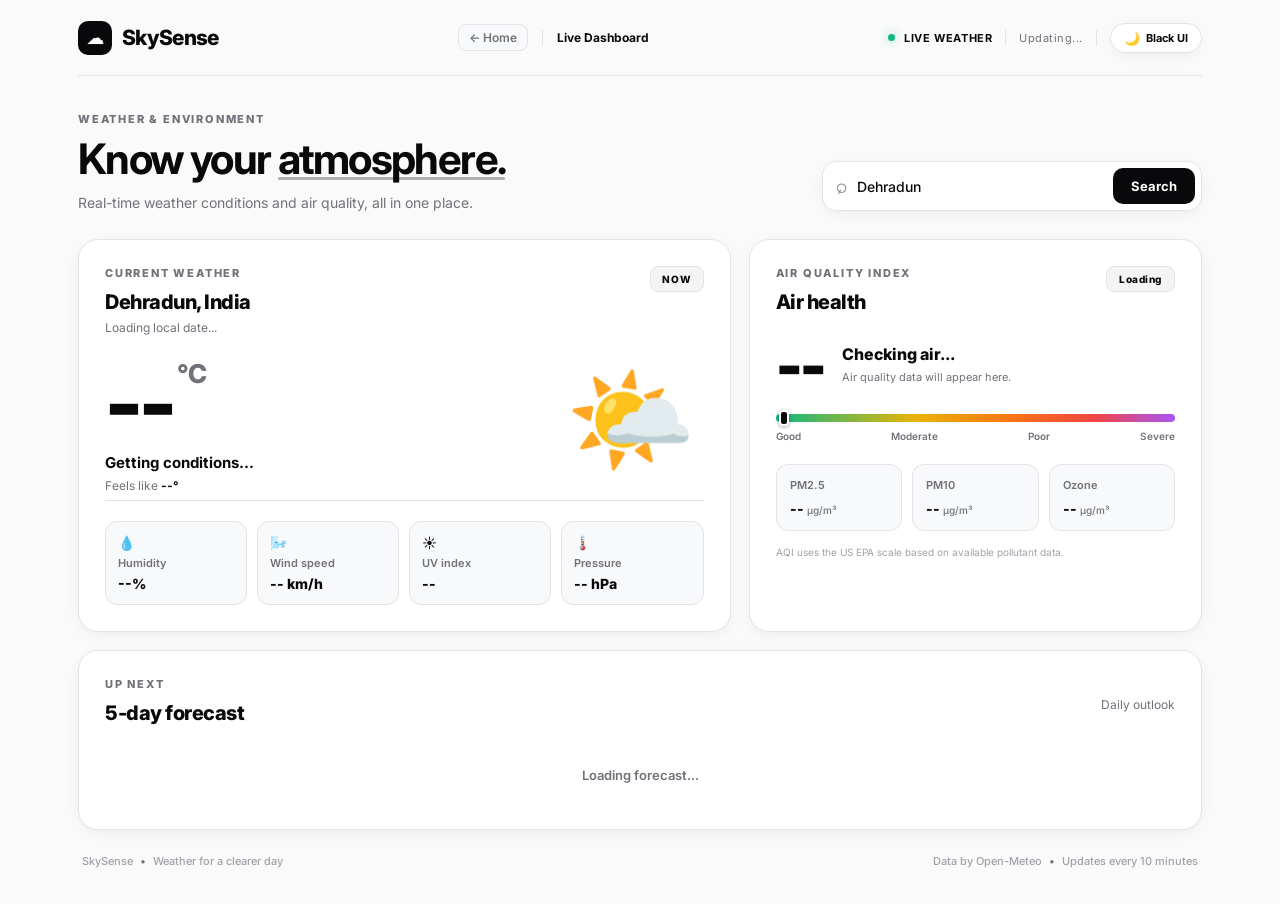
<file: index.html>
<!DOCTYPE html>
<html lang="en">

<head>
  <meta charset="UTF-8" />
  <meta name="viewport" content="width=device-width, initial-scale=1.0" />
  <meta name="theme-color" content="#0b1220" />
  <title>SkySense — Weather & Air Quality</title>
  <link rel="preconnect" href="https://fonts.googleapis.com">
  <link rel="preconnect" href="https://fonts.gstatic.com" crossorigin>
  <link href="https://fonts.googleapis.com/css2?family=Inter:wght@400;500;600;700;800&display=swap" rel="stylesheet">
  <link rel="stylesheet" href="style.css" />
</head>

<body>
  <div class="app-shell">
    <header class="topbar">
      <a class="brand" href="landing.html" aria-label="SkySense home">
        <span class="brand-mark">☁</span>
        <span>Sky<span class="brand-accent">Sense</span></span>
      </a>
      <nav class="topbar-nav">
        <a href="landing.html" class="topbar-nav-link">← Home</a>
        <span class="top-divider"></span>
        <span class="topbar-nav-label">Live Dashboard</span>
      </nav>
      <div class="topbar-right">
        <span class="live-dot"></span>
        <span class="live-label">LIVE WEATHER</span>
        <span class="top-divider"></span>
        <span id="updatedAt" class="updated-at">Waiting for data</span>
        <span class="top-divider"></span>
        <button id="themeToggle" class="theme-toggle" aria-label="Toggle theme" title="Toggle White / Black theme">
          <span class="theme-toggle-icon">◑</span>
          <span class="theme-toggle-text">Black</span>
        </button>
      </div>
    </header>

    <main>
      <section class="intro-row">
        <div>
          <p class="eyebrow">WEATHER & ENVIRONMENT</p>
          <h1>Know your <span>atmosphere.</span></h1>
          <p class="intro-copy">Real-time weather conditions and air quality, all in one place.</p>
        </div>
        <form id="searchForm" class="search-box">
          <span class="search-icon">⌕</span>
          <input id="cityInput" type="search" placeholder="Search a city..." value="Dehradun" aria-label="Search city"
            autocomplete="off" />
          <button type="submit">Search</button>
        </form>
      </section>

      <div id="statusMessage" class="status-message" role="status" aria-live="polite"></div>

      <section class="dashboard-grid">
        <article class="card current-card">
          <div class="card-heading">
            <div>
              <p class="eyebrow">CURRENT WEATHER</p>
              <h2 id="cityName">Dehradun, India</h2>
              <p id="localDate" class="muted">Loading local date...</p>
            </div>
            <span class="weather-badge" id="weatherBadge">NOW</span>
          </div>

          <div class="current-main">
            <div>
              <div class="temperature"><span id="temperature">--</span><sup>°C</sup></div>
              <p id="weatherDescription" class="weather-description">Getting conditions...</p>
              <p class="feels-like">Feels like <strong id="feelsLike">--°</strong></p>
            </div>
            <div id="weatherIcon" class="weather-art" aria-hidden="true">🌤️</div>
          </div>

          <div class="weather-stats">
            <div class="stat">
              <span class="stat-icon">💧</span>
              <span class="stat-label">Humidity</span>
              <strong id="humidity">--%</strong>
            </div>
            <div class="stat">
              <span class="stat-icon">🌬️</span>
              <span class="stat-label">Wind speed</span>
              <strong id="windSpeed">-- km/h</strong>
            </div>
            <div class="stat">
              <span class="stat-icon">☀️</span>
              <span class="stat-label">UV index</span>
              <strong id="uvIndex">--</strong>
            </div>
            <div class="stat">
              <span class="stat-icon">🌡️</span>
              <span class="stat-label">Pressure</span>
              <strong id="pressure">-- hPa</strong>
            </div>
          </div>
        </article>

        <article class="card air-card">
          <div class="card-heading">
            <div>
              <p class="eyebrow">AIR QUALITY INDEX</p>
              <h2>Air health</h2>
            </div>
            <span class="aqi-pill" id="aqiPill">Loading</span>
          </div>

          <div class="aqi-main">
            <div class="aqi-number" id="aqiValue">--</div>
            <div class="aqi-label">
              <strong id="aqiCategory">Checking air...</strong>
              <span id="aqiAdvice">Air quality data will appear here.</span>
            </div>
          </div>

          <div class="aqi-meter" aria-label="Air quality scale">
            <div class="aqi-meter-fill" id="aqiMeterFill"></div>
          </div>
          <div class="meter-labels"><span>Good</span><span>Moderate</span><span>Poor</span><span>Severe</span></div>

          <div class="pollutants">
            <div class="pollutant">
              <span>PM2.5</span>
              <strong id="pm25">-- <small>µg/m³</small></strong>
            </div>
            <div class="pollutant">
              <span>PM10</span>
              <strong id="pm10">-- <small>µg/m³</small></strong>
            </div>
            <div class="pollutant">
              <span>Ozone</span>
              <strong id="ozone">-- <small>µg/m³</small></strong>
            </div>
          </div>
          <p class="small-note">AQI uses the US EPA scale based on available pollutant data.</p>
        </article>
      </section>

      <section class="card forecast-card">
        <div class="section-heading">
          <div>
            <p class="eyebrow">UP NEXT</p>
            <h2>5-day forecast</h2>
          </div>
          <span class="section-caption">Daily outlook</span>
        </div>
        <div id="forecast" class="forecast-list">
          <div class="forecast-loading">Loading forecast...</div>
        </div>
      </section>

      <footer class="footer">
        <span>SkySense <span class="footer-dot">•</span> Weather for a clearer day</span>
        <span>Data by Open-Meteo <span class="footer-dot">•</span> Updates every 10 minutes</span>
      </footer>
    </main>
  </div>
  <script src="script.js"></script>
</body>

</html>
</file>
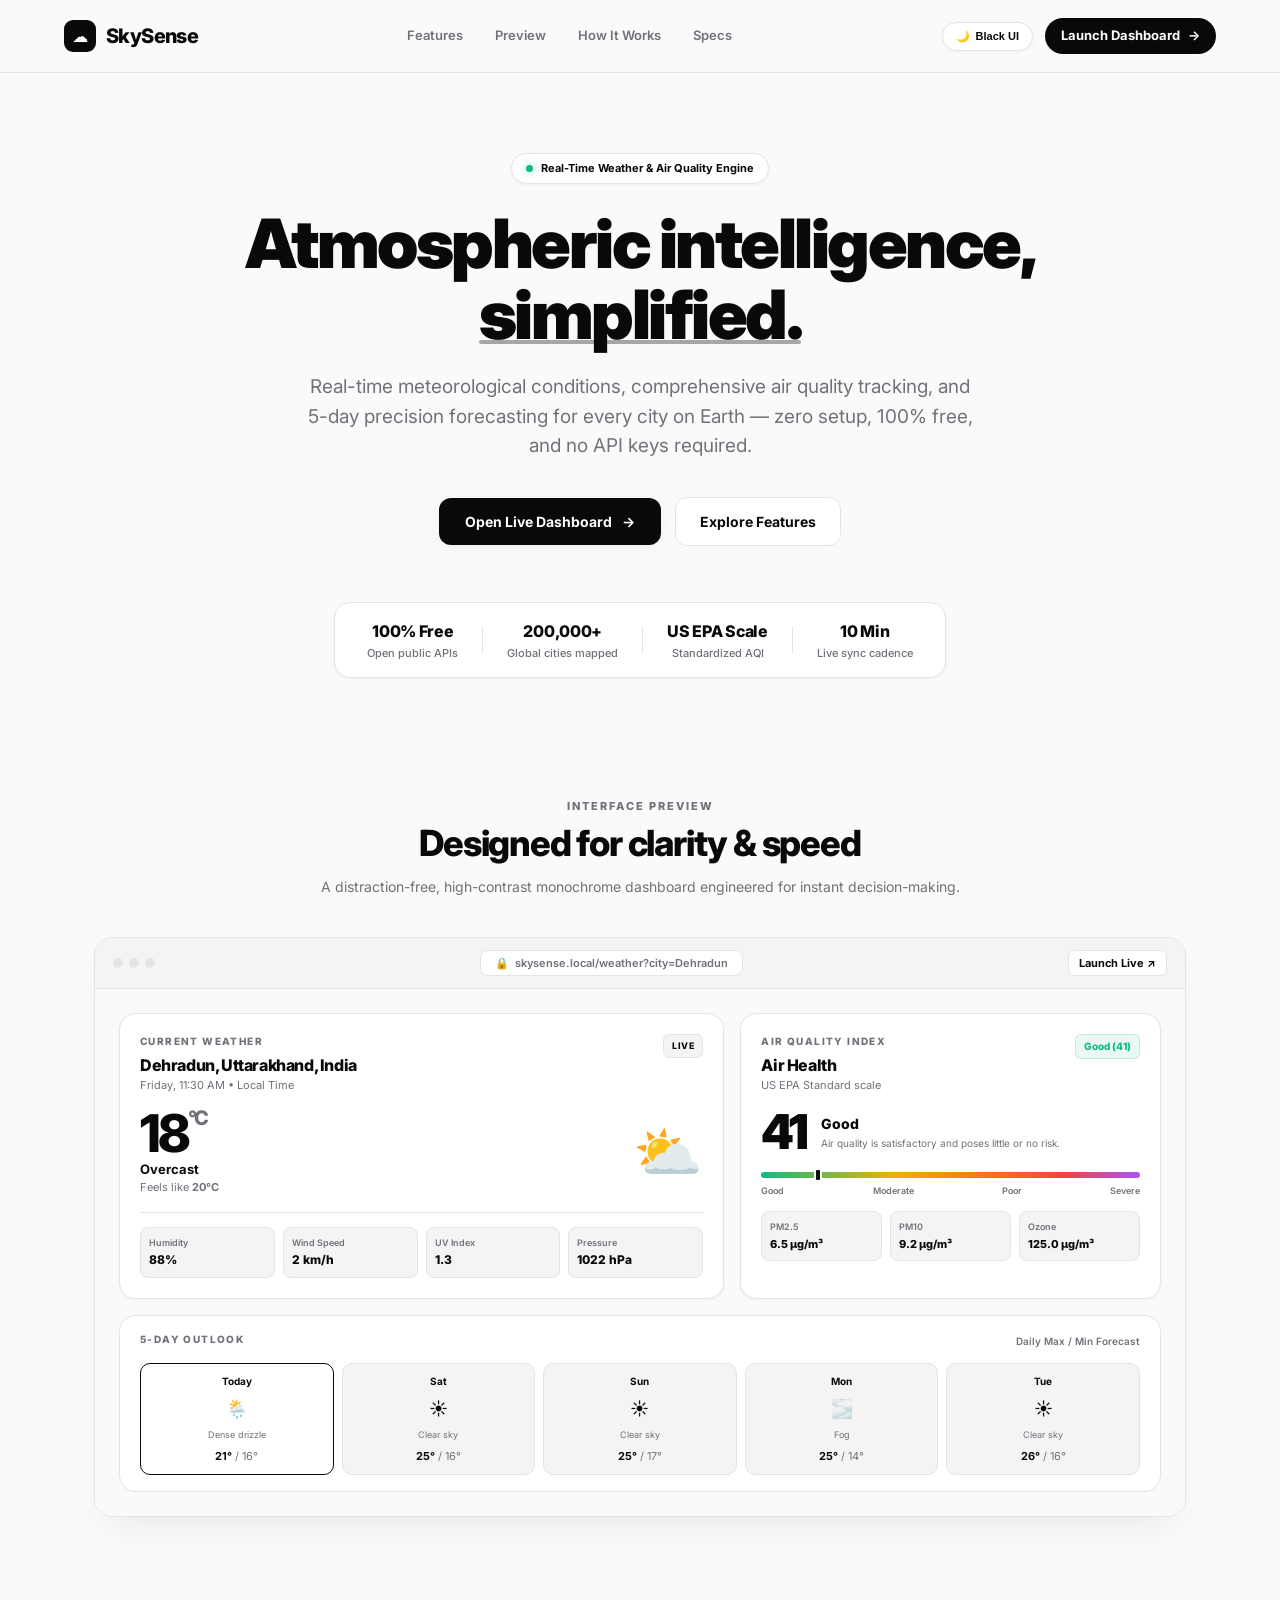
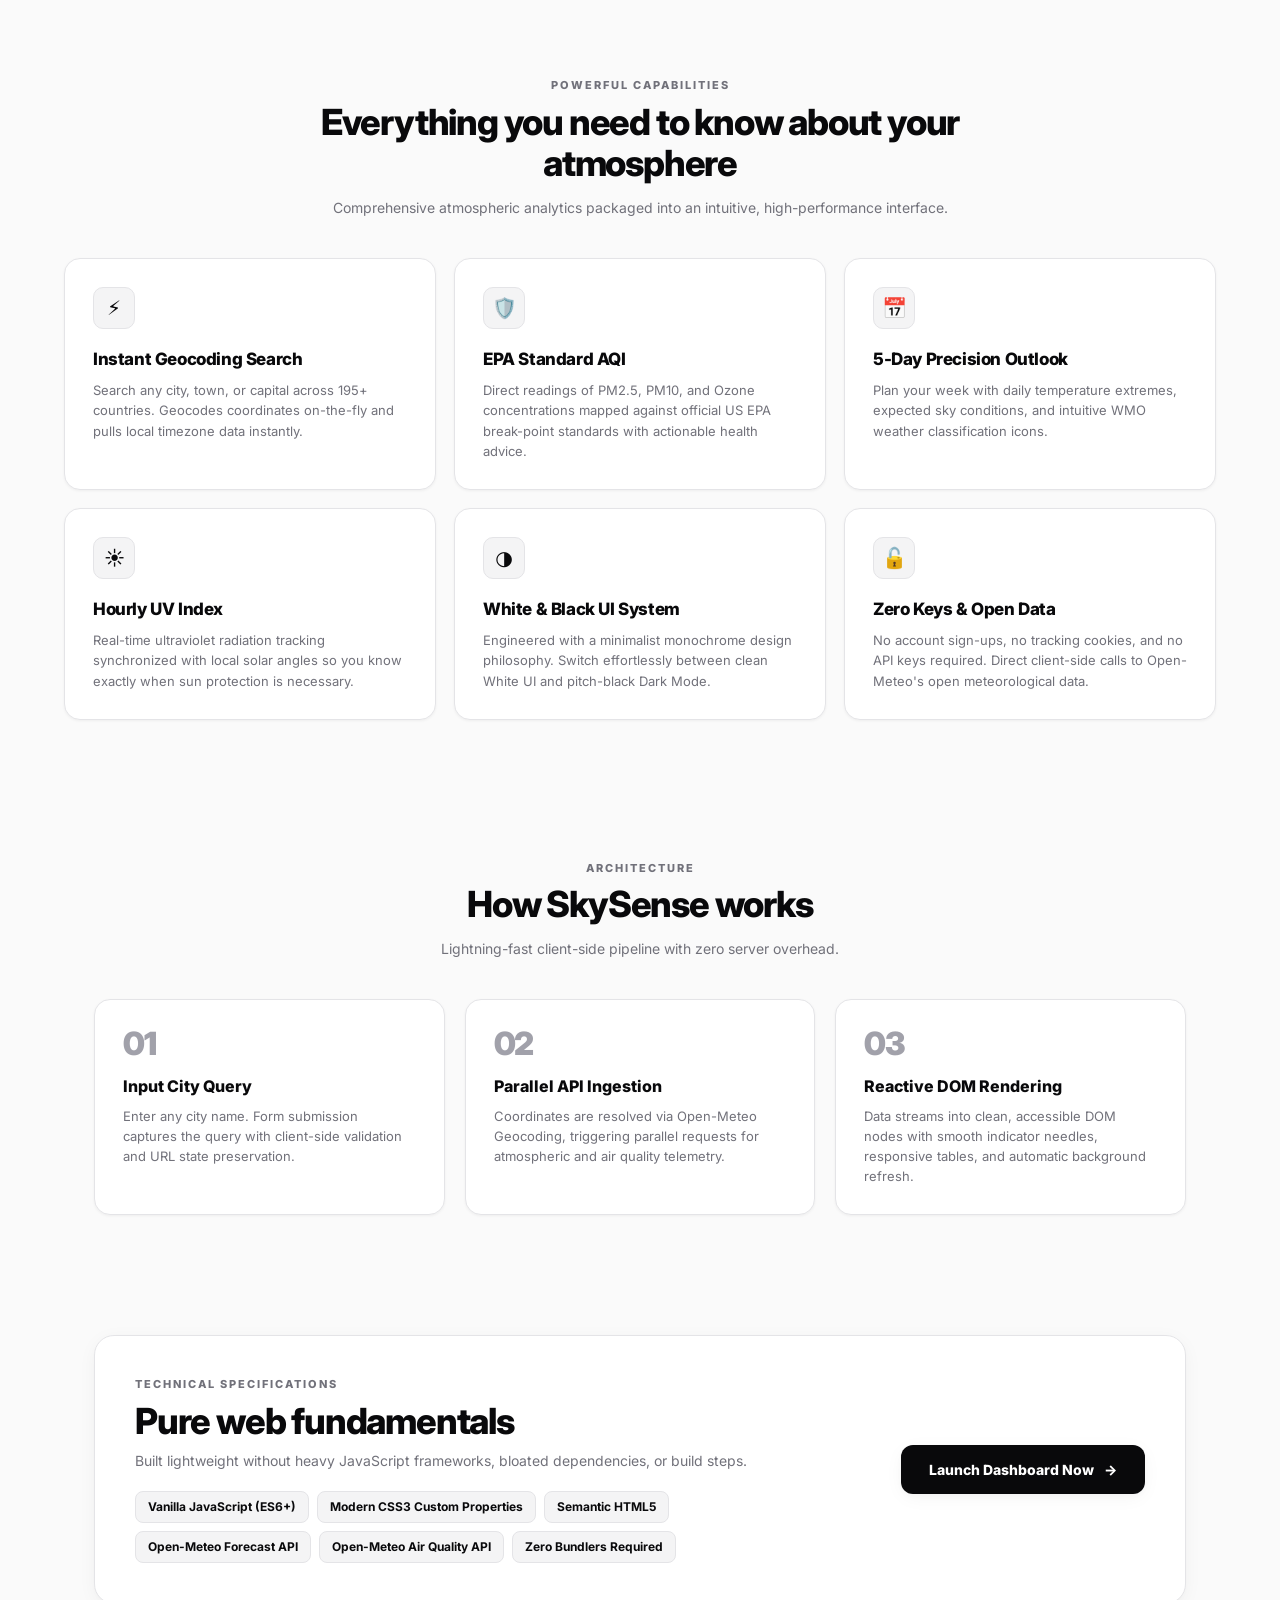
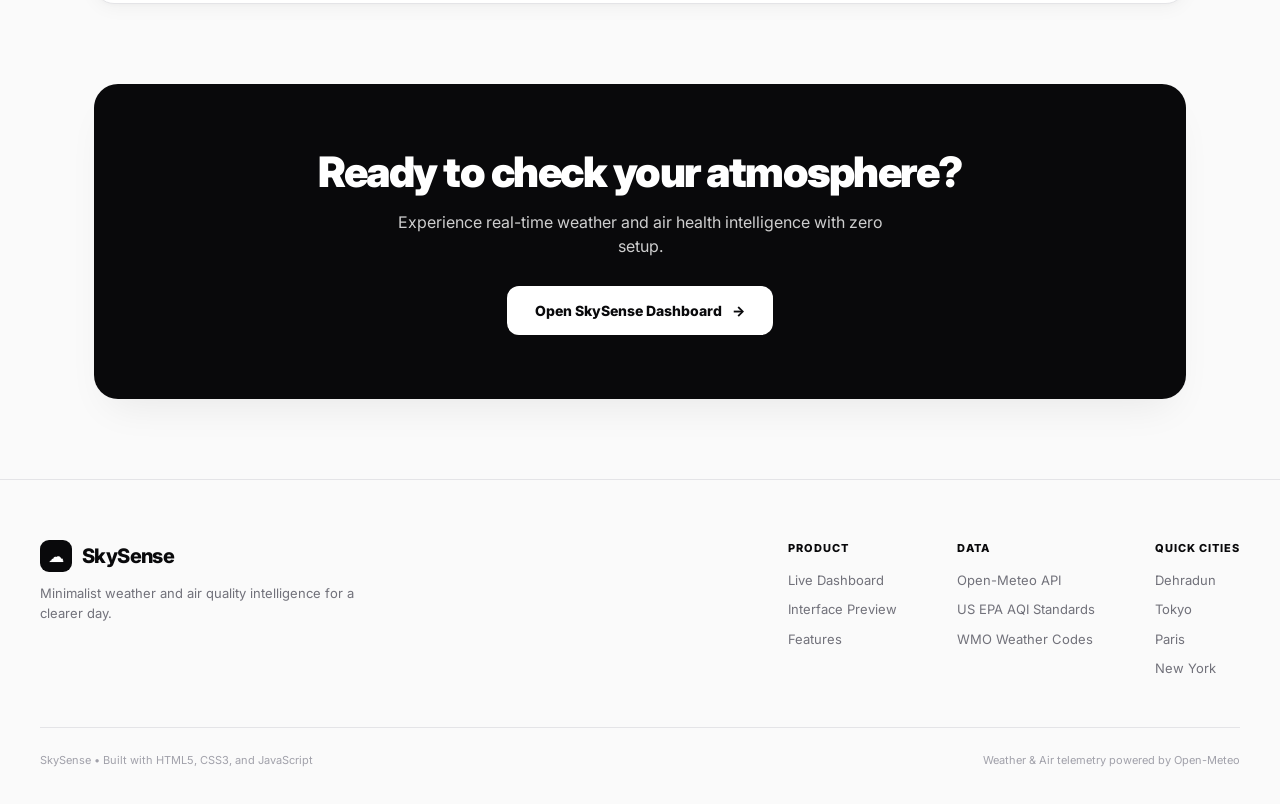
<file: landing.html>
<!DOCTYPE html>
<html lang="en">

<head>
  <meta charset="UTF-8" />
  <meta name="viewport" content="width=device-width, initial-scale=1.0" />
  <meta name="theme-color" content="#09090b" />
  <title>SkySense — Atmospheric Intelligence, Simplified</title>
  <link rel="preconnect" href="https://fonts.googleapis.com">
  <link rel="preconnect" href="https://fonts.gstatic.com" crossorigin>
  <link href="https://fonts.googleapis.com/css2?family=Inter:wght@400;500;600;700;800;900&display=swap"
    rel="stylesheet">
  <link rel="stylesheet" href="landing.css" />
</head>

<body>
  <!-- HEADER & NAVIGATION -->
  <header class="navbar">
    <div class="nav-container">
      <a href="landing.html" class="brand" aria-label="SkySense home">
        <span class="brand-mark">☁</span>
        <span class="brand-name">Sky<span class="brand-accent">Sense</span></span>
      </a>

      <nav class="nav-links">
        <a href="#features">Features</a>
        <a href="#preview">Preview</a>
        <a href="#how-it-works">How It Works</a>
        <a href="#specs">Specs</a>
      </nav>

      <div class="nav-actions">
        <button id="themeToggle" class="theme-toggle" aria-label="Toggle theme" title="Toggle White / Black theme">
          <span class="theme-toggle-icon">◑</span>
          <span class="theme-toggle-text">Black UI</span>
        </button>
        <a href="index.html" class="btn-primary">
          <span>Launch Dashboard</span>
          <span class="btn-arrow">→</span>
        </a>
      </div>
    </div>
  </header>

  <main>
    <!-- HERO SECTION -->
    <section class="hero-section">
      <div class="hero-badge">
        <span class="badge-dot"></span>
        <span>Real-Time Weather & Air Quality Engine</span>
      </div>

      <h1 class="hero-title">
        Atmospheric intelligence,<br />
        <span class="hero-title-gradient">simplified.</span>
      </h1>

      <p class="hero-subtitle">
        Real-time meteorological conditions, comprehensive air quality tracking, and 5-day precision forecasting for
        every city on Earth — zero setup, 100% free, and no API keys required.
      </p>

      <div class="hero-cta-group">
        <a href="index.html" class="btn-hero-primary">
          <span>Open Live Dashboard</span>
          <span class="btn-arrow">→</span>
        </a>
        <a href="#preview" class="btn-hero-secondary">
          <span>Explore Features</span>
        </a>
      </div>

      <!-- TRUST / STATS ROW -->
      <div class="hero-stats">
        <div class="hero-stat-item">
          <strong>100% Free</strong>
          <span>Open public APIs</span>
        </div>
        <div class="stat-separator"></div>
        <div class="hero-stat-item">
          <strong>200,000+</strong>
          <span>Global cities mapped</span>
        </div>
        <div class="stat-separator"></div>
        <div class="hero-stat-item">
          <strong>US EPA Scale</strong>
          <span>Standardized AQI</span>
        </div>
        <div class="stat-separator"></div>
        <div class="hero-stat-item">
          <strong>10 Min</strong>
          <span>Live sync cadence</span>
        </div>
      </div>
    </section>

    <!-- LIVE PRODUCT PREVIEW SECTION -->
    <section id="preview" class="preview-section">
      <div class="section-header">
        <p class="section-eyebrow">INTERFACE PREVIEW</p>
        <h2 class="section-title">Designed for clarity & speed</h2>
        <p class="section-desc">A distraction-free, high-contrast monochrome dashboard engineered for instant
          decision-making.</p>
      </div>

      <div class="mockup-window">
        <div class="mockup-titlebar">
          <div class="mockup-dots">
            <span></span><span></span><span></span>
          </div>
          <div class="mockup-url">
            <span class="lock-icon">🔒</span>
            <span>skysense.local/weather?city=Dehradun</span>
          </div>
          <a href="index.html" class="mockup-launch-btn" title="Open live app">Launch Live ↗</a>
        </div>

        <div class="mockup-content">
          <div class="preview-grid">
            <!-- Current Weather Card -->
            <div class="preview-card current-preview">
              <div class="card-head">
                <div>
                  <span class="preview-tag">CURRENT WEATHER</span>
                  <h3>Dehradun, Uttarakhand, India</h3>
                  <p class="preview-time">Friday, 11:30 AM • Local Time</p>
                </div>
                <span class="preview-badge">LIVE</span>
              </div>

              <div class="preview-temp-row">
                <div>
                  <div class="preview-temp">18<sup>°C</sup></div>
                  <p class="preview-condition">Overcast</p>
                  <p class="preview-feels">Feels like <strong>20°C</strong></p>
                </div>
                <div class="preview-art">⛅</div>
              </div>

              <div class="preview-metrics">
                <div class="metric-box">
                  <span>Humidity</span>
                  <strong>88%</strong>
                </div>
                <div class="metric-box">
                  <span>Wind Speed</span>
                  <strong>2 km/h</strong>
                </div>
                <div class="metric-box">
                  <span>UV Index</span>
                  <strong>1.3</strong>
                </div>
                <div class="metric-box">
                  <span>Pressure</span>
                  <strong>1022 hPa</strong>
                </div>
              </div>
            </div>

            <!-- Air Quality Card -->
            <div class="preview-card aqi-preview">
              <div class="card-head">
                <div>
                  <span class="preview-tag">AIR QUALITY INDEX</span>
                  <h3>Air Health</h3>
                  <p class="preview-time">US EPA Standard scale</p>
                </div>
                <span class="aqi-badge">Good (41)</span>
              </div>

              <div class="aqi-display">
                <div class="aqi-val">41</div>
                <div class="aqi-info">
                  <strong>Good</strong>
                  <span>Air quality is satisfactory and poses little or no risk.</span>
                </div>
              </div>

              <div class="aqi-bar-preview">
                <div class="aqi-bar-fill"></div>
              </div>
              <div class="aqi-bar-labels">
                <span>Good</span><span>Moderate</span><span>Poor</span><span>Severe</span>
              </div>

              <div class="pollutant-preview-row">
                <div class="pollutant-pill">
                  <span>PM2.5</span>
                  <strong>6.5 µg/m³</strong>
                </div>
                <div class="pollutant-pill">
                  <span>PM10</span>
                  <strong>9.2 µg/m³</strong>
                </div>
                <div class="pollutant-pill">
                  <span>Ozone</span>
                  <strong>125.0 µg/m³</strong>
                </div>
              </div>
            </div>
          </div>

          <!-- Forecast Strip -->
          <div class="preview-forecast-strip">
            <div class="forecast-strip-head">
              <span class="preview-tag">5-DAY OUTLOOK</span>
              <span class="forecast-caption">Daily Max / Min Forecast</span>
            </div>
            <div class="forecast-tiles">
              <div class="forecast-tile active">
                <span class="f-day">Today</span>
                <span class="f-icon">🌦️</span>
                <span class="f-desc">Dense drizzle</span>
                <span class="f-temps"><strong>21°</strong> / 16°</span>
              </div>
              <div class="forecast-tile">
                <span class="f-day">Sat</span>
                <span class="f-icon">☀️</span>
                <span class="f-desc">Clear sky</span>
                <span class="f-temps"><strong>25°</strong> / 16°</span>
              </div>
              <div class="forecast-tile">
                <span class="f-day">Sun</span>
                <span class="f-icon">☀️</span>
                <span class="f-desc">Clear sky</span>
                <span class="f-temps"><strong>25°</strong> / 17°</span>
              </div>
              <div class="forecast-tile">
                <span class="f-day">Mon</span>
                <span class="f-icon">🌫️</span>
                <span class="f-desc">Fog</span>
                <span class="f-temps"><strong>25°</strong> / 14°</span>
              </div>
              <div class="forecast-tile">
                <span class="f-day">Tue</span>
                <span class="f-icon">☀️</span>
                <span class="f-desc">Clear sky</span>
                <span class="f-temps"><strong>26°</strong> / 16°</span>
              </div>
            </div>
          </div>
        </div>
      </div>
    </section>

    <!-- CORE FEATURES BENTO GRID -->
    <section id="features" class="features-section">
      <div class="section-header">
        <p class="section-eyebrow">POWERFUL CAPABILITIES</p>
        <h2 class="section-title">Everything you need to know about your atmosphere</h2>
        <p class="section-desc">Comprehensive atmospheric analytics packaged into an intuitive, high-performance
          interface.</p>
      </div>

      <div class="features-grid">
        <div class="feature-card">
          <div class="feature-icon">⚡</div>
          <h3>Instant Geocoding Search</h3>
          <p>Search any city, town, or capital across 195+ countries. Geocodes coordinates on-the-fly and pulls local
            timezone data instantly.</p>
        </div>

        <div class="feature-card">
          <div class="feature-icon">🛡️</div>
          <h3>EPA Standard AQI</h3>
          <p>Direct readings of PM2.5, PM10, and Ozone concentrations mapped against official US EPA break-point
            standards with actionable health advice.</p>
        </div>

        <div class="feature-card">
          <div class="feature-icon">📅</div>
          <h3>5-Day Precision Outlook</h3>
          <p>Plan your week with daily temperature extremes, expected sky conditions, and intuitive WMO weather
            classification icons.</p>
        </div>

        <div class="feature-card">
          <div class="feature-icon">☀️</div>
          <h3>Hourly UV Index</h3>
          <p>Real-time ultraviolet radiation tracking synchronized with local solar angles so you know exactly when sun
            protection is necessary.</p>
        </div>

        <div class="feature-card">
          <div class="feature-icon">◑</div>
          <h3>White & Black UI System</h3>
          <p>Engineered with a minimalist monochrome design philosophy. Switch effortlessly between clean White UI and
            pitch-black Dark Mode.</p>
        </div>

        <div class="feature-card">
          <div class="feature-icon">🔓</div>
          <h3>Zero Keys & Open Data</h3>
          <p>No account sign-ups, no tracking cookies, and no API keys required. Direct client-side calls to
            Open-Meteo's open meteorological data.</p>
        </div>
      </div>
    </section>

    <!-- HOW IT WORKS -->
    <section id="how-it-works" class="how-section">
      <div class="section-header">
        <p class="section-eyebrow">ARCHITECTURE</p>
        <h2 class="section-title">How SkySense works</h2>
        <p class="section-desc">Lightning-fast client-side pipeline with zero server overhead.</p>
      </div>

      <div class="steps-grid">
        <div class="step-card">
          <div class="step-num">01</div>
          <h4>Input City Query</h4>
          <p>Enter any city name. Form submission captures the query with client-side validation and URL state
            preservation.</p>
        </div>

        <div class="step-card">
          <div class="step-num">02</div>
          <h4>Parallel API Ingestion</h4>
          <p>Coordinates are resolved via Open-Meteo Geocoding, triggering parallel requests for atmospheric and air
            quality telemetry.</p>
        </div>

        <div class="step-card">
          <div class="step-num">03</div>
          <h4>Reactive DOM Rendering</h4>
          <p>Data streams into clean, accessible DOM nodes with smooth indicator needles, responsive tables, and
            automatic background refresh.</p>
        </div>
      </div>
    </section>

    <!-- SPECS & TECH STACK -->
    <section id="specs" class="specs-section">
      <div class="specs-card">
        <div class="specs-content">
          <p class="section-eyebrow">TECHNICAL SPECIFICATIONS</p>
          <h2 class="section-title">Pure web fundamentals</h2>
          <p class="section-desc">Built lightweight without heavy JavaScript frameworks, bloated dependencies, or build
            steps.</p>

          <div class="specs-tags">
            <span class="spec-tag">Vanilla JavaScript (ES6+)</span>
            <span class="spec-tag">Modern CSS3 Custom Properties</span>
            <span class="spec-tag">Semantic HTML5</span>
            <span class="spec-tag">Open-Meteo Forecast API</span>
            <span class="spec-tag">Open-Meteo Air Quality API</span>
            <span class="spec-tag">Zero Bundlers Required</span>
          </div>
        </div>

        <div class="specs-action">
          <a href="index.html" class="btn-primary-large">
            <span>Launch Dashboard Now</span>
            <span class="btn-arrow">→</span>
          </a>
        </div>
      </div>
    </section>

    <!-- FINAL CALL TO ACTION -->
    <section class="cta-section">
      <div class="cta-box">
        <h2 class="cta-heading">Ready to check your atmosphere?</h2>
        <p class="cta-copy">Experience real-time weather and air health intelligence with zero setup.</p>
        <div class="cta-buttons">
          <a href="index.html" class="btn-cta-main">
            <span>Open SkySense Dashboard</span>
            <span class="btn-arrow">→</span>
          </a>
        </div>
      </div>
    </section>
  </main>

  <!-- FOOTER -->
  <footer class="site-footer">
    <div class="footer-inner">
      <div class="footer-brand">
        <div class="brand">
          <span class="brand-mark">☁</span>
          <span class="brand-name">Sky<span class="brand-accent">Sense</span></span>
        </div>
        <p class="footer-tagline">Minimalist weather and air quality intelligence for a clearer day.</p>
      </div>

      <div class="footer-links-group">
        <div class="footer-col">
          <span class="footer-col-title">Product</span>
          <a href="index.html">Live Dashboard</a>
          <a href="landing.html#preview">Interface Preview</a>
          <a href="landing.html#features">Features</a>
        </div>

        <div class="footer-col">
          <span class="footer-col-title">Data</span>
          <a href="https://open-meteo.com/" target="_blank" rel="noopener">Open-Meteo API</a>
          <a href="https://www.airnow.gov/aqi/aqi-basics/" target="_blank" rel="noopener">US EPA AQI Standards</a>
          <a href="https://wmo.int/" target="_blank" rel="noopener">WMO Weather Codes</a>
        </div>

        <div class="footer-col">
          <span class="footer-col-title">Quick Cities</span>
          <a href="index.html?city=Dehradun">Dehradun</a>
          <a href="index.html?city=Tokyo">Tokyo</a>
          <a href="index.html?city=Paris">Paris</a>
          <a href="index.html?city=New+York">New York</a>
        </div>
      </div>
    </div>

    <div class="footer-bottom">
      <span>SkySense • Built with HTML5, CSS3, and JavaScript</span>
      <span>Weather & Air telemetry powered by Open-Meteo</span>
    </div>
  </footer>

  <!-- SCRIPT -->
  <script>
    // Theme toggle matching dashboard preference
    const themeToggle = document.getElementById("themeToggle");

    function applyTheme(theme) {
      document.documentElement.setAttribute("data-theme", theme);
      localStorage.setItem("skysense_theme", theme);
      if (themeToggle) {
        const isDark = theme === "dark";
        const icon = themeToggle.querySelector(".theme-toggle-icon");
        const label = themeToggle.querySelector(".theme-toggle-text");
        if (icon) icon.textContent = isDark ? "☀️" : "🌙";
        if (label) label.textContent = isDark ? "White UI" : "Black UI";
      }
    }

    const urlParams = new URLSearchParams(window.location.search);
    const themeParam = urlParams.get("theme");
    const savedTheme = themeParam || localStorage.getItem("skysense_theme") || "light";
    applyTheme(savedTheme);

    if (themeToggle) {
      themeToggle.addEventListener("click", () => {
        const current = document.documentElement.getAttribute("data-theme") || "light";
        const next = current === "dark" ? "light" : "dark";
        applyTheme(next);
      });
    }

    // Smooth scroll for nav anchor links
    document.querySelectorAll('a[href^="#"]').forEach(anchor => {
      anchor.addEventListener("click", function (e) {
        const target = document.querySelector(this.getAttribute("href"));
        if (target) {
          e.preventDefault();
          target.scrollIntoView({ behavior: "smooth" });
        }
      });
    });
  </script>
</body>

</html>
</file>
<file: style.css>
* {
  box-sizing: border-box;
}

:root {
  color-scheme: light;
  --bg: #fafafa;
  --panel: #ffffff;
  --panel-subtle: #f4f4f5;
  --border: #e4e4e7;
  --border-strong: #09090b;
  --text: #09090b;
  --text-muted: #71717a;
  --text-dim: #a1a1aa;
  
  --brand-mark-bg: #09090b;
  --brand-mark-text: #ffffff;
  --brand-accent: #09090b;
  
  --btn-bg: #09090b;
  --btn-text: #ffffff;
  --btn-hover: #27272a;
  
  --badge-bg: #f4f4f5;
  --badge-text: #09090b;
  --badge-border: #e4e4e7;
  
  --stat-bg: #f8f9fa;
  --stat-border: #e4e4e7;
  
  --shadow: 0 4px 20px -2px rgba(0, 0, 0, 0.05), 0 2px 6px -1px rgba(0, 0, 0, 0.03);
  --shadow-hover: 0 10px 25px -4px rgba(0, 0, 0, 0.08);
}

[data-theme="dark"] {
  color-scheme: dark;
  --bg: #09090b;
  --panel: #121214;
  --panel-subtle: #18181b;
  --border: #27272a;
  --border-strong: #f4f4f5;
  --text: #f4f4f5;
  --text-muted: #a1a1aa;
  --text-dim: #71717a;
  
  --brand-mark-bg: #f4f4f5;
  --brand-mark-text: #09090b;
  --brand-accent: #f4f4f5;
  
  --btn-bg: #f4f4f5;
  --btn-text: #09090b;
  --btn-hover: #e4e4e7;
  
  --badge-bg: #1c1c20;
  --badge-text: #f4f4f5;
  --badge-border: #27272a;
  
  --stat-bg: #18181b;
  --stat-border: #27272a;
  
  --shadow: 0 4px 24px rgba(0, 0, 0, 0.6);
  --shadow-hover: 0 10px 30px rgba(0, 0, 0, 0.8);
}

/* PAGE ENTRY ANIMATION */
@keyframes fadeSlideIn {
  from { opacity: 0; transform: translateY(10px); }
  to   { opacity: 1; transform: translateY(0); }
}

body {
  margin: 0;
  min-height: 100vh;
  background-color: var(--bg);
  color: var(--text);
  font-family: Inter, system-ui, -apple-system, BlinkMacSystemFont, "Segoe UI", Roboto, sans-serif;
  transition: background-color 0.25s ease, color 0.25s ease;
  -webkit-font-smoothing: antialiased;
  animation: fadeSlideIn 0.35s ease both;
}

button,
input {
  font: inherit;
}

.app-shell {
  max-width: 1180px;
  margin: 0 auto;
  padding: 0 28px 36px;
}

/* TOPBAR */
.topbar {
  height: 76px;
  display: flex;
  align-items: center;
  justify-content: space-between;
  border-bottom: 1px solid var(--border);
  margin-bottom: 36px;
  transition: border-color 0.25s ease;
}

/* TOPBAR BREADCRUMB NAV */
.topbar-nav {
  display: flex;
  align-items: center;
  gap: 10px;
  font-size: 12px;
  font-weight: 600;
}

.topbar-nav-link {
  color: var(--text-muted);
  text-decoration: none;
  padding: 5px 10px;
  border-radius: 8px;
  border: 1px solid var(--border);
  background: var(--stat-bg);
  transition: all 0.18s ease;
}

.topbar-nav-link:hover {
  color: var(--text);
  border-color: var(--border-strong);
  background: var(--panel);
}

.topbar-nav-label {
  color: var(--text);
  font-size: 12px;
  font-weight: 700;
}

.brand {
  display: flex;
  gap: 10px;
  align-items: center;
  color: var(--text);
  text-decoration: none;
  font-size: 21px;
  font-weight: 800;
  letter-spacing: -0.7px;
  transition: opacity 0.2s ease;
}

.brand:hover {
  opacity: 0.85;
}

.brand-mark {
  display: grid;
  place-items: center;
  width: 34px;
  height: 34px;
  border-radius: 10px;
  color: var(--brand-mark-text);
  background: var(--brand-mark-bg);
  font-size: 18px;
  transition: background-color 0.25s ease, color 0.25s ease;
}

.brand-accent {
  color: var(--text);
  font-weight: 800;
}

.topbar-right {
  display: flex;
  align-items: center;
  gap: 9px;
  color: var(--text-muted);
  font-size: 11px;
  letter-spacing: 0.5px;
}

.live-dot {
  width: 7px;
  height: 7px;
  border-radius: 50%;
  background: #10b981;
  box-shadow: 0 0 10px rgba(16, 185, 129, 0.45);
}

.live-label {
  color: var(--text);
  font-weight: 700;
  letter-spacing: 0.6px;
}

.top-divider {
  height: 16px;
  width: 1px;
  background: var(--border);
  margin: 0 4px;
}

.updated-at {
  color: var(--text-muted);
}

.theme-toggle {
  display: inline-flex;
  align-items: center;
  gap: 6px;
  background: var(--panel);
  color: var(--text);
  border: 1px solid var(--border);
  border-radius: 20px;
  padding: 6px 13px;
  font-size: 11px;
  font-weight: 700;
  cursor: pointer;
  box-shadow: var(--shadow);
  transition: all 0.2s ease;
}

.theme-toggle:hover {
  background: var(--panel-subtle);
  border-color: var(--border-strong);
  transform: translateY(-1px);
}

.theme-toggle-icon {
  font-size: 13px;
}

/* INTRO ROW */
.intro-row {
  display: flex;
  align-items: flex-end;
  justify-content: space-between;
  gap: 24px;
  margin-bottom: 28px;
}

.eyebrow {
  color: var(--text-muted);
  font-size: 11px;
  font-weight: 800;
  letter-spacing: 1.8px;
  text-transform: uppercase;
  margin: 0 0 10px;
}

h1 {
  font-size: clamp(28px, 4vw, 42px);
  letter-spacing: -1.6px;
  margin: 0;
  line-height: 1.1;
  color: var(--text);
}

h1 span {
  color: var(--text);
  position: relative;
  display: inline-block;
}

h1 span::after {
  content: "";
  position: absolute;
  left: 0;
  bottom: 2px;
  width: 100%;
  height: 3px;
  background: var(--text);
  border-radius: 2px;
  opacity: 0.3;
}

.intro-copy {
  color: var(--text-muted);
  font-size: 14px;
  margin: 12px 0 0;
}

/* SEARCH BOX */
.search-box {
  display: flex;
  align-items: center;
  gap: 8px;
  width: min(380px, 100%);
  padding: 6px 6px 6px 12px;
  background: var(--panel);
  border: 1px solid var(--border);
  border-radius: 14px;
  box-shadow: var(--shadow);
  transition: all 0.2s ease;
}

.search-box:focus-within {
  border-color: var(--border-strong);
  box-shadow: 0 0 0 3px rgba(9, 9, 11, 0.08);
}

[data-theme="dark"] .search-box:focus-within {
  box-shadow: 0 0 0 3px rgba(244, 244, 245, 0.12);
}

.search-icon {
  color: var(--text-muted);
  font-size: 20px;
  line-height: 1;
  transform: rotate(-15deg);
  user-select: none;
}

.search-box input {
  min-width: 0;
  flex: 1;
  color: var(--text);
  background: transparent;
  border: 0;
  outline: none;
  font-size: 14px;
  font-weight: 500;
}

.search-box input::placeholder {
  color: var(--text-dim);
}

.search-box button {
  border: 0;
  border-radius: 10px;
  padding: 10px 18px;
  color: var(--btn-text);
  background: var(--btn-bg);
  font-weight: 700;
  font-size: 13px;
  cursor: pointer;
  transition: all 0.18s ease;
}

.search-box button:hover {
  background: var(--btn-hover);
  transform: translateY(-1px);
}

/* STATUS MESSAGE */
.status-message {
  color: #ef4444;
  font-size: 12px;
  font-weight: 600;
  min-height: 0;
  margin: 0;
}

.status-message:not(:empty) {
  margin: -10px 0 16px;
}

/* DASHBOARD GRID */
.dashboard-grid {
  display: grid;
  grid-template-columns: 1.18fr 0.82fr;
  gap: 18px;
}

/* CARDS */
.card {
  background: var(--panel);
  border: 1px solid var(--border);
  border-radius: 20px;
  padding: 26px;
  box-shadow: var(--shadow);
  transition: background-color 0.25s ease, border-color 0.25s ease, box-shadow 0.25s ease;
}

.card:hover {
  box-shadow: var(--shadow-hover);
}

.card-heading,
.section-heading {
  display: flex;
  align-items: flex-start;
  justify-content: space-between;
  gap: 14px;
}

h2 {
  font-size: 20px;
  font-weight: 800;
  margin: 0;
  letter-spacing: -0.5px;
  color: var(--text);
}

.muted,
.section-caption {
  color: var(--text-muted);
  font-size: 12px;
  margin: 6px 0 0;
}

.weather-badge {
  font-size: 10px;
  font-weight: 800;
  letter-spacing: 1px;
  color: var(--badge-text);
  background: var(--badge-bg);
  border: 1px solid var(--badge-border);
  border-radius: 8px;
  padding: 6px 11px;
}

/* CURRENT WEATHER MAIN */
.current-main {
  display: flex;
  align-items: center;
  justify-content: space-between;
  min-height: 165px;
}

.temperature {
  font-size: clamp(60px, 7vw, 84px);
  font-weight: 800;
  line-height: 1;
  letter-spacing: -4px;
  color: var(--text);
  margin: 18px 0 8px;
}

.temperature sup {
  font-size: 26px;
  letter-spacing: -1px;
  vertical-align: top;
  margin-left: 4px;
  color: var(--text-muted);
}

.weather-description {
  font-size: 15px;
  font-weight: 700;
  color: var(--text);
  margin: 0 0 6px;
}

.feels-like {
  color: var(--text-muted);
  font-size: 12px;
  margin: 0;
}

.feels-like strong {
  color: var(--text);
  font-weight: 700;
}

.weather-art {
  font-size: clamp(68px, 8.5vw, 105px);
  padding-right: 8px;
  user-select: none;
}

/* STATS */
.weather-stats {
  display: grid;
  grid-template-columns: repeat(4, 1fr);
  gap: 10px;
  border-top: 1px solid var(--border);
  padding-top: 20px;
}

.stat {
  display: grid;
  grid-template-columns: 1fr auto;
  align-items: center;
  gap: 5px;
  background: var(--stat-bg);
  border: 1px solid var(--stat-border);
  border-radius: 12px;
  padding: 12px;
  transition: all 0.2s ease;
}

.stat:hover {
  border-color: var(--text-muted);
}

.stat-icon {
  font-size: 14px;
}

.stat-label {
  grid-column: 1 / -1;
  color: var(--text-muted);
  font-size: 11px;
  font-weight: 600;
}

.stat strong {
  grid-column: 1 / -1;
  color: var(--text);
  font-size: 14px;
  font-weight: 800;
  white-space: nowrap;
}

/* AIR QUALITY CARD */
.aqi-pill {
  color: var(--text);
  background: var(--badge-bg);
  border: 1px solid var(--badge-border);
  padding: 6px 12px;
  border-radius: 8px;
  font-size: 10px;
  font-weight: 800;
  letter-spacing: 0.5px;
  transition: all 0.2s ease;
}

.aqi-main {
  display: flex;
  align-items: center;
  gap: 18px;
  margin: 22px 0 20px;
}

.aqi-number {
  font-size: 58px;
  font-weight: 900;
  line-height: 1;
  letter-spacing: -3px;
  color: var(--text);
}

.aqi-label {
  display: flex;
  flex-direction: column;
  gap: 5px;
}

.aqi-label strong {
  font-size: 16px;
  font-weight: 800;
  color: var(--text);
}

.aqi-label span {
  color: var(--text-muted);
  font-size: 11px;
  line-height: 1.5;
}

.aqi-meter {
  height: 8px;
  background: linear-gradient(90deg, #10b981 0%, #eab308 35%, #f97316 60%, #ef4444 80%, #a855f7 100%);
  border-radius: 10px;
  position: relative;
}

.aqi-meter-fill {
  position: absolute;
  top: 50%;
  left: 2%;
  width: 10px;
  height: 16px;
  background: var(--text);
  border: 2px solid var(--panel);
  border-radius: 4px;
  box-shadow: 0 1px 4px rgba(0, 0, 0, 0.35);
  transform: translate(-50%, -50%);
  transition: left 0.5s cubic-bezier(0.4, 0, 0.2, 1);
}

.meter-labels {
  display: flex;
  justify-content: space-between;
  color: var(--text-muted);
  font-size: 10px;
  font-weight: 600;
  margin-top: 8px;
}

.pollutants {
  display: grid;
  grid-template-columns: repeat(3, 1fr);
  gap: 10px;
  margin-top: 22px;
}

.pollutant {
  background: var(--stat-bg);
  border: 1px solid var(--stat-border);
  padding: 13px;
  border-radius: 12px;
  display: flex;
  flex-direction: column;
  gap: 8px;
  transition: all 0.2s ease;
}

.pollutant:hover {
  border-color: var(--text-muted);
}

.pollutant span {
  color: var(--text-muted);
  font-size: 11px;
  font-weight: 600;
}

.pollutant strong {
  color: var(--text);
  font-size: 14px;
  font-weight: 800;
  white-space: nowrap;
}

.pollutant small {
  color: var(--text-muted);
  font-size: 10px;
  font-weight: 500;
}

.small-note {
  color: var(--text-dim);
  font-size: 10px;
  margin: 14px 0 0;
  line-height: 1.5;
}

/* FORECAST CARD */
.forecast-card {
  margin-top: 18px;
}

.section-heading {
  align-items: center;
  margin-bottom: 22px;
}

.forecast-list {
  display: grid;
  grid-template-columns: repeat(5, 1fr);
  gap: 10px;
}

.forecast-day {
  display: flex;
  flex-direction: column;
  align-items: center;
  gap: 10px;
  padding: 18px 12px;
  background: var(--stat-bg);
  border: 1px solid var(--stat-border);
  border-radius: 14px;
  transition: all 0.2s ease;
}

.forecast-day:hover {
  transform: translateY(-2px);
  border-color: var(--text-muted);
}

.forecast-day:first-child {
  background: var(--panel);
  border-color: var(--border-strong);
  box-shadow: var(--shadow);
}

.forecast-date {
  color: var(--text);
  font-size: 11px;
  font-weight: 700;
}

.forecast-icon {
  font-size: 26px;
  user-select: none;
}

.forecast-desc {
  color: var(--text-muted);
  font-size: 10px;
  font-weight: 600;
  text-align: center;
  min-height: 12px;
}

.forecast-temps {
  display: flex;
  gap: 8px;
  font-size: 13px;
  font-weight: 800;
  color: var(--text);
}

.forecast-temps span:last-child {
  color: var(--text-muted);
  font-weight: 600;
}

.forecast-loading {
  color: var(--text-muted);
  font-size: 13px;
  font-weight: 600;
  grid-column: 1 / -1;
  text-align: center;
  padding: 20px 0;
}

/* FOOTER */
.footer {
  display: flex;
  justify-content: space-between;
  gap: 12px;
  color: var(--text-dim);
  font-size: 11px;
  font-weight: 500;
  padding: 24px 4px 0;
}

.footer-dot {
  color: var(--text-muted);
  padding: 0 4px;
}

/* RESPONSIVE */
@media (max-width: 850px) {
  .dashboard-grid {
    grid-template-columns: 1fr;
  }

  .intro-row {
    align-items: flex-start;
    flex-direction: column;
  }

  .search-box {
    width: 100%;
  }
}

@media (max-width: 560px) {
  .app-shell {
    padding: 0 16px 24px;
  }

  .topbar {
    height: 65px;
    margin-bottom: 24px;
  }

  .topbar-right {
    font-size: 10px;
    gap: 6px;
  }

  .updated-at {
    display: none;
  }

  .card {
    padding: 18px;
    border-radius: 16px;
  }

  .weather-stats {
    grid-template-columns: repeat(2, 1fr);
  }

  .forecast-list {
    grid-template-columns: repeat(5, minmax(88px, 1fr));
    overflow-x: auto;
    padding-bottom: 6px;
  }

  .forecast-day {
    padding: 14px 8px;
  }

  .footer {
    flex-direction: column;
    gap: 6px;
  }
}
</file>
<file: landing.css>
* {
  box-sizing: border-box;
  margin: 0;
  padding: 0;
}

:root {
  color-scheme: light;
  --bg: #fafafa;
  --panel: #ffffff;
  --panel-subtle: #f4f4f5;
  --border: #e4e4e7;
  --border-strong: #09090b;
  --text: #09090b;
  --text-muted: #71717a;
  --text-dim: #a1a1aa;
  
  --brand-mark-bg: #09090b;
  --brand-mark-text: #ffffff;
  --brand-accent: #09090b;
  
  --btn-bg: #09090b;
  --btn-text: #ffffff;
  --btn-hover: #27272a;
  
  --badge-bg: #f4f4f5;
  --badge-text: #09090b;
  --badge-border: #e4e4e7;
  
  --shadow-sm: 0 1px 3px rgba(0, 0, 0, 0.05);
  --shadow-md: 0 4px 20px -2px rgba(0, 0, 0, 0.05), 0 2px 6px -1px rgba(0, 0, 0, 0.03);
  --shadow-lg: 0 20px 40px -15px rgba(0, 0, 0, 0.08);
}

[data-theme="dark"] {
  color-scheme: dark;
  --bg: #09090b;
  --panel: #121214;
  --panel-subtle: #18181b;
  --border: #27272a;
  --border-strong: #f4f4f5;
  --text: #f4f4f5;
  --text-muted: #a1a1aa;
  --text-dim: #71717a;
  
  --brand-mark-bg: #f4f4f5;
  --brand-mark-text: #09090b;
  --brand-accent: #f4f4f5;
  
  --btn-bg: #f4f4f5;
  --btn-text: #09090b;
  --btn-hover: #e4e4e7;
  
  --badge-bg: #1c1c20;
  --badge-text: #f4f4f5;
  --badge-border: #27272a;
  
  --shadow-sm: 0 1px 3px rgba(0, 0, 0, 0.4);
  --shadow-md: 0 4px 24px rgba(0, 0, 0, 0.6);
  --shadow-lg: 0 20px 45px rgba(0, 0, 0, 0.8);
}

html {
  scroll-behavior: smooth;
}

/* PAGE ENTRY ANIMATION */
@keyframes fadeSlideIn {
  from { opacity: 0; transform: translateY(10px); }
  to   { opacity: 1; transform: translateY(0); }
}

body {
  background-color: var(--bg);
  color: var(--text);
  font-family: Inter, system-ui, -apple-system, BlinkMacSystemFont, "Segoe UI", Roboto, sans-serif;
  line-height: 1.5;
  transition: background-color 0.25s ease, color 0.25s ease;
  -webkit-font-smoothing: antialiased;
  animation: fadeSlideIn 0.35s ease both;
}

/* TYPOGRAPHY HELPERS */
a {
  color: inherit;
  text-decoration: none;
}

/* NAVBAR */
.navbar {
  position: sticky;
  top: 0;
  z-index: 100;
  background: var(--bg);
  border-bottom: 1px solid var(--border);
  backdrop-filter: blur(12px);
  transition: background-color 0.25s ease, border-color 0.25s ease;
}

.nav-container {
  max-width: 1200px;
  margin: 0 auto;
  padding: 0 24px;
  height: 72px;
  display: flex;
  align-items: center;
  justify-content: space-between;
}

.brand {
  display: flex;
  align-items: center;
  gap: 10px;
  font-size: 20px;
  font-weight: 800;
  letter-spacing: -0.6px;
}

.brand-mark {
  display: grid;
  place-items: center;
  width: 32px;
  height: 32px;
  border-radius: 9px;
  color: var(--brand-mark-text);
  background: var(--brand-mark-bg);
  font-size: 16px;
  transition: all 0.25s ease;
}

.brand-accent {
  color: var(--text);
}

.nav-links {
  display: flex;
  align-items: center;
  gap: 32px;
}

.nav-links a {
  font-size: 13px;
  font-weight: 600;
  color: var(--text-muted);
  transition: color 0.15s ease;
}

.nav-links a:hover {
  color: var(--text);
}

.nav-actions {
  display: flex;
  align-items: center;
  gap: 12px;
}

.theme-toggle {
  display: inline-flex;
  align-items: center;
  gap: 6px;
  background: var(--panel);
  color: var(--text);
  border: 1px solid var(--border);
  border-radius: 20px;
  padding: 7px 13px;
  font-size: 11px;
  font-weight: 700;
  cursor: pointer;
  box-shadow: var(--shadow-sm);
  transition: all 0.2s ease;
}

.theme-toggle:hover {
  background: var(--panel-subtle);
  border-color: var(--border-strong);
  transform: translateY(-1px);
}

.btn-primary {
  display: inline-flex;
  align-items: center;
  gap: 8px;
  background: var(--btn-bg);
  color: var(--btn-text);
  padding: 8px 16px;
  border-radius: 20px;
  font-size: 13px;
  font-weight: 700;
  transition: all 0.2s ease;
}

.btn-primary:hover {
  background: var(--btn-hover);
  transform: translateY(-1px);
}

.btn-arrow {
  transition: transform 0.2s ease;
}

.btn-primary:hover .btn-arrow,
.btn-hero-primary:hover .btn-arrow,
.btn-primary-large:hover .btn-arrow,
.btn-cta-main:hover .btn-arrow {
  transform: translateX(3px);
}

/* HERO SECTION */
.hero-section {
  max-width: 900px;
  margin: 0 auto;
  padding: 80px 24px 60px;
  text-align: center;
  display: flex;
  flex-direction: column;
  align-items: center;
}

.hero-badge {
  display: inline-flex;
  align-items: center;
  gap: 8px;
  background: var(--panel);
  border: 1px solid var(--border);
  border-radius: 20px;
  padding: 6px 14px;
  font-size: 11px;
  font-weight: 700;
  color: var(--text);
  margin-bottom: 24px;
  box-shadow: var(--shadow-sm);
}

.badge-dot {
  width: 7px;
  height: 7px;
  border-radius: 50%;
  background: #10b981;
  box-shadow: 0 0 8px rgba(16, 185, 129, 0.5);
}

.hero-title {
  font-size: clamp(38px, 6vw, 68px);
  font-weight: 900;
  line-height: 1.05;
  letter-spacing: -2.5px;
  color: var(--text);
  margin-bottom: 22px;
}

.hero-title-gradient {
  position: relative;
  display: inline-block;
}

.hero-title-gradient::after {
  content: "";
  position: absolute;
  left: 0;
  bottom: 6px;
  width: 100%;
  height: 4px;
  background: var(--text);
  border-radius: 2px;
  opacity: 0.35;
}

.hero-subtitle {
  font-size: clamp(16px, 2vw, 19px);
  line-height: 1.55;
  color: var(--text-muted);
  max-width: 680px;
  margin-bottom: 36px;
}

.hero-cta-group {
  display: flex;
  align-items: center;
  gap: 14px;
  margin-bottom: 56px;
}

.btn-hero-primary {
  display: inline-flex;
  align-items: center;
  gap: 10px;
  background: var(--btn-bg);
  color: var(--btn-text);
  padding: 13px 26px;
  border-radius: 12px;
  font-size: 14px;
  font-weight: 700;
  box-shadow: var(--shadow-md);
  transition: all 0.2s ease;
}

.btn-hero-primary:hover {
  background: var(--btn-hover);
  transform: translateY(-2px);
  box-shadow: var(--shadow-lg);
}

.btn-hero-secondary {
  display: inline-flex;
  align-items: center;
  background: var(--panel);
  color: var(--text);
  border: 1px solid var(--border);
  padding: 13px 24px;
  border-radius: 12px;
  font-size: 14px;
  font-weight: 700;
  transition: all 0.2s ease;
}

.btn-hero-secondary:hover {
  background: var(--panel-subtle);
  border-color: var(--border-strong);
}

/* HERO STATS */
.hero-stats {
  display: flex;
  align-items: center;
  justify-content: center;
  gap: 24px;
  background: var(--panel);
  border: 1px solid var(--border);
  border-radius: 16px;
  padding: 16px 32px;
  box-shadow: var(--shadow-sm);
  max-width: 100%;
  flex-wrap: wrap;
}

.hero-stat-item {
  display: flex;
  flex-direction: column;
  gap: 2px;
  text-align: center;
}

.hero-stat-item strong {
  font-size: 16px;
  font-weight: 800;
  color: var(--text);
  letter-spacing: -0.3px;
}

.hero-stat-item span {
  font-size: 11px;
  font-weight: 500;
  color: var(--text-muted);
}

.stat-separator {
  width: 1px;
  height: 28px;
  background: var(--border);
}

/* PREVIEW SECTION & MOCKUP */
.preview-section {
  max-width: 1140px;
  margin: 0 auto;
  padding: 60px 24px 80px;
}

.section-header {
  text-align: center;
  max-width: 640px;
  margin: 0 auto 40px;
}

.section-eyebrow {
  font-size: 11px;
  font-weight: 800;
  letter-spacing: 2px;
  text-transform: uppercase;
  color: var(--text-muted);
  margin-bottom: 8px;
}

.section-title {
  font-size: clamp(26px, 3.5vw, 36px);
  font-weight: 800;
  letter-spacing: -1.2px;
  color: var(--text);
  line-height: 1.15;
  margin-bottom: 12px;
}

.section-desc {
  font-size: 14px;
  color: var(--text-muted);
  line-height: 1.5;
}

.mockup-window {
  background: var(--panel);
  border: 1px solid var(--border);
  border-radius: 18px;
  overflow: hidden;
  box-shadow: var(--shadow-lg);
  transition: all 0.25s ease;
}

.mockup-titlebar {
  display: flex;
  align-items: center;
  justify-content: space-between;
  padding: 12px 18px;
  background: var(--panel-subtle);
  border-bottom: 1px solid var(--border);
}

.mockup-dots {
  display: flex;
  align-items: center;
  gap: 6px;
}

.mockup-dots span {
  width: 10px;
  height: 10px;
  border-radius: 50%;
  background: var(--border);
}

.mockup-url {
  display: flex;
  align-items: center;
  gap: 6px;
  background: var(--panel);
  border: 1px solid var(--border);
  padding: 4px 14px;
  border-radius: 8px;
  font-size: 11px;
  font-weight: 600;
  color: var(--text-muted);
}

.mockup-launch-btn {
  font-size: 11px;
  font-weight: 700;
  color: var(--text);
  padding: 4px 10px;
  border-radius: 6px;
  background: var(--panel);
  border: 1px solid var(--border);
}

.mockup-content {
  padding: 24px;
  background: var(--bg);
}

.preview-grid {
  display: grid;
  grid-template-columns: 1.18fr 0.82fr;
  gap: 16px;
  margin-bottom: 16px;
}

.preview-card {
  background: var(--panel);
  border: 1px solid var(--border);
  border-radius: 16px;
  padding: 20px;
  box-shadow: var(--shadow-sm);
}

.card-head {
  display: flex;
  justify-content: space-between;
  align-items: flex-start;
  margin-bottom: 14px;
}

.preview-tag {
  font-size: 10px;
  font-weight: 800;
  letter-spacing: 1.4px;
  color: var(--text-muted);
  display: block;
  margin-bottom: 4px;
}

.card-head h3 {
  font-size: 16px;
  font-weight: 800;
  letter-spacing: -0.4px;
  color: var(--text);
}

.preview-time {
  font-size: 11px;
  color: var(--text-muted);
}

.preview-badge {
  font-size: 9px;
  font-weight: 800;
  letter-spacing: 0.6px;
  background: var(--panel-subtle);
  border: 1px solid var(--border);
  padding: 4px 8px;
  border-radius: 6px;
  color: var(--text);
}

.preview-temp-row {
  display: flex;
  justify-content: space-between;
  align-items: center;
  margin: 10px 0 16px;
}

.preview-temp {
  font-size: 52px;
  font-weight: 800;
  line-height: 1;
  letter-spacing: -3px;
  color: var(--text);
}

.preview-temp sup {
  font-size: 20px;
  color: var(--text-muted);
  vertical-align: top;
}

.preview-condition {
  font-size: 13px;
  font-weight: 700;
  color: var(--text);
}

.preview-feels {
  font-size: 11px;
  color: var(--text-muted);
}

.preview-art {
  font-size: 56px;
  user-select: none;
}

.preview-metrics {
  display: grid;
  grid-template-columns: repeat(4, 1fr);
  gap: 8px;
  border-top: 1px solid var(--border);
  padding-top: 14px;
}

.metric-box {
  display: flex;
  flex-direction: column;
  gap: 2px;
  background: var(--panel-subtle);
  border: 1px solid var(--border);
  border-radius: 8px;
  padding: 8px;
}

.metric-box span {
  font-size: 9px;
  color: var(--text-muted);
  font-weight: 600;
}

.metric-box strong {
  font-size: 12px;
  font-weight: 800;
  color: var(--text);
}

/* AQI PREVIEW */
.aqi-badge {
  font-size: 10px;
  font-weight: 800;
  background: #10b98115;
  color: #10b981;
  border: 1px solid #10b98135;
  padding: 4px 8px;
  border-radius: 6px;
}

.aqi-display {
  display: flex;
  align-items: center;
  gap: 14px;
  margin: 14px 0 16px;
}

.aqi-val {
  font-size: 48px;
  font-weight: 900;
  line-height: 1;
  letter-spacing: -2px;
  color: var(--text);
}

.aqi-info {
  display: flex;
  flex-direction: column;
  gap: 2px;
}

.aqi-info strong {
  font-size: 14px;
  font-weight: 800;
  color: var(--text);
}

.aqi-info span {
  font-size: 10px;
  color: var(--text-muted);
  line-height: 1.4;
}

.aqi-bar-preview {
  height: 6px;
  background: linear-gradient(90deg, #10b981 0%, #eab308 35%, #f97316 60%, #ef4444 80%, #a855f7 100%);
  border-radius: 10px;
  position: relative;
}

.aqi-bar-fill {
  position: absolute;
  top: 50%;
  left: 15%;
  width: 8px;
  height: 14px;
  background: var(--text);
  border: 2px solid var(--panel);
  border-radius: 3px;
  transform: translate(-50%, -50%);
}

.aqi-bar-labels {
  display: flex;
  justify-content: space-between;
  font-size: 9px;
  color: var(--text-muted);
  font-weight: 600;
  margin-top: 6px;
}

.pollutant-preview-row {
  display: grid;
  grid-template-columns: repeat(3, 1fr);
  gap: 8px;
  margin-top: 14px;
}

.pollutant-pill {
  background: var(--panel-subtle);
  border: 1px solid var(--border);
  padding: 8px;
  border-radius: 8px;
  display: flex;
  flex-direction: column;
  gap: 2px;
}

.pollutant-pill span {
  font-size: 9px;
  color: var(--text-muted);
  font-weight: 600;
}

.pollutant-pill strong {
  font-size: 11px;
  font-weight: 800;
  color: var(--text);
}

/* FORECAST STRIP */
.preview-forecast-strip {
  background: var(--panel);
  border: 1px solid var(--border);
  border-radius: 16px;
  padding: 16px 20px;
}

.forecast-strip-head {
  display: flex;
  justify-content: space-between;
  align-items: center;
  margin-bottom: 12px;
}

.forecast-caption {
  font-size: 10px;
  font-weight: 600;
  color: var(--text-muted);
}

.forecast-tiles {
  display: grid;
  grid-template-columns: repeat(5, 1fr);
  gap: 8px;
}

.forecast-tile {
  background: var(--panel-subtle);
  border: 1px solid var(--border);
  border-radius: 10px;
  padding: 10px 8px;
  display: flex;
  flex-direction: column;
  align-items: center;
  gap: 6px;
  text-align: center;
}

.forecast-tile.active {
  border-color: var(--border-strong);
  background: var(--panel);
}

.f-day {
  font-size: 10px;
  font-weight: 700;
  color: var(--text);
}

.f-icon {
  font-size: 18px;
}

.f-desc {
  font-size: 9px;
  color: var(--text-muted);
}

.f-temps {
  font-size: 11px;
  color: var(--text-muted);
}

.f-temps strong {
  color: var(--text);
}

/* FEATURES SECTION */
.features-section {
  max-width: 1200px;
  margin: 0 auto;
  padding: 80px 24px;
}

.features-grid {
  display: grid;
  grid-template-columns: repeat(3, 1fr);
  gap: 18px;
}

.feature-card {
  background: var(--panel);
  border: 1px solid var(--border);
  border-radius: 16px;
  padding: 28px;
  box-shadow: var(--shadow-sm);
  transition: all 0.2s ease;
}

.feature-card:hover {
  transform: translateY(-2px);
  border-color: var(--border-strong);
  box-shadow: var(--shadow-md);
}

.feature-icon {
  width: 42px;
  height: 42px;
  display: grid;
  place-items: center;
  border-radius: 10px;
  background: var(--panel-subtle);
  border: 1px solid var(--border);
  font-size: 20px;
  margin-bottom: 18px;
}

.feature-card h3 {
  font-size: 17px;
  font-weight: 800;
  letter-spacing: -0.4px;
  color: var(--text);
  margin-bottom: 8px;
}

.feature-card p {
  font-size: 13px;
  line-height: 1.55;
  color: var(--text-muted);
}

/* HOW IT WORKS */
.how-section {
  max-width: 1140px;
  margin: 0 auto;
  padding: 60px 24px 80px;
}

.steps-grid {
  display: grid;
  grid-template-columns: repeat(3, 1fr);
  gap: 20px;
}

.step-card {
  background: var(--panel);
  border: 1px solid var(--border);
  border-radius: 16px;
  padding: 28px;
  box-shadow: var(--shadow-sm);
  position: relative;
}

.step-num {
  font-size: 32px;
  font-weight: 900;
  color: var(--text-dim);
  line-height: 1;
  margin-bottom: 14px;
  letter-spacing: -1.5px;
}

.step-card h4 {
  font-size: 16px;
  font-weight: 800;
  color: var(--text);
  margin-bottom: 8px;
}

.step-card p {
  font-size: 13px;
  color: var(--text-muted);
  line-height: 1.55;
}

/* SPECS SECTION */
.specs-section {
  max-width: 1140px;
  margin: 0 auto;
  padding: 40px 24px 80px;
}

.specs-card {
  background: var(--panel);
  border: 1px solid var(--border);
  border-radius: 20px;
  padding: 40px;
  display: flex;
  justify-content: space-between;
  align-items: center;
  gap: 32px;
  box-shadow: var(--shadow-md);
}

.specs-content {
  max-width: 640px;
}

.specs-content .section-title {
  text-align: left;
  margin-bottom: 8px;
}

.specs-content .section-desc {
  text-align: left;
  margin-bottom: 20px;
}

.specs-tags {
  display: flex;
  flex-wrap: wrap;
  gap: 8px;
}

.spec-tag {
  background: var(--panel-subtle);
  border: 1px solid var(--border);
  color: var(--text);
  font-size: 12px;
  font-weight: 700;
  padding: 6px 12px;
  border-radius: 8px;
}

.btn-primary-large {
  display: inline-flex;
  align-items: center;
  gap: 10px;
  background: var(--btn-bg);
  color: var(--btn-text);
  padding: 14px 28px;
  border-radius: 12px;
  font-size: 14px;
  font-weight: 800;
  white-space: nowrap;
  box-shadow: var(--shadow-md);
  transition: all 0.2s ease;
}

.btn-primary-large:hover {
  background: var(--btn-hover);
  transform: translateY(-2px);
  box-shadow: var(--shadow-lg);
}

/* CTA BANNER */
.cta-section {
  max-width: 1140px;
  margin: 0 auto;
  padding: 0 24px 80px;
}

.cta-box {
  background: var(--btn-bg);
  color: var(--btn-text);
  border-radius: 24px;
  padding: 64px 32px;
  text-align: center;
  display: flex;
  flex-direction: column;
  align-items: center;
  box-shadow: var(--shadow-lg);
}

.cta-heading {
  font-size: clamp(28px, 4vw, 42px);
  font-weight: 900;
  letter-spacing: -1.5px;
  line-height: 1.15;
  margin-bottom: 14px;
}

.cta-copy {
  font-size: 16px;
  opacity: 0.8;
  max-width: 520px;
  margin-bottom: 28px;
}

.btn-cta-main {
  display: inline-flex;
  align-items: center;
  gap: 10px;
  background: var(--btn-text);
  color: var(--btn-bg);
  padding: 14px 28px;
  border-radius: 12px;
  font-size: 14px;
  font-weight: 800;
  transition: all 0.2s ease;
}

.btn-cta-main:hover {
  opacity: 0.92;
  transform: translateY(-2px);
}

/* FOOTER */
.site-footer {
  border-top: 1px solid var(--border);
  background: var(--bg);
  padding: 60px 24px 36px;
  transition: background-color 0.25s ease, border-color 0.25s ease;
}

.footer-inner {
  max-width: 1200px;
  margin: 0 auto;
  display: flex;
  justify-content: space-between;
  gap: 40px;
  margin-bottom: 48px;
  flex-wrap: wrap;
}

.footer-brand {
  max-width: 320px;
}

.footer-tagline {
  font-size: 13px;
  color: var(--text-muted);
  line-height: 1.5;
  margin-top: 12px;
}

.footer-links-group {
  display: flex;
  gap: 60px;
  flex-wrap: wrap;
}

.footer-col {
  display: flex;
  flex-direction: column;
  gap: 10px;
}

.footer-col-title {
  font-size: 11px;
  font-weight: 800;
  letter-spacing: 1px;
  text-transform: uppercase;
  color: var(--text);
  margin-bottom: 4px;
}

.footer-col a {
  font-size: 13px;
  color: var(--text-muted);
  transition: color 0.15s ease;
}

.footer-col a:hover {
  color: var(--text);
}

.footer-bottom {
  max-width: 1200px;
  margin: 0 auto;
  border-top: 1px solid var(--border);
  padding-top: 24px;
  display: flex;
  justify-content: space-between;
  font-size: 11px;
  color: var(--text-dim);
  flex-wrap: wrap;
  gap: 12px;
}

/* RESPONSIVE BREAKPOINTS */
@media (max-width: 960px) {
  .nav-links {
    display: none;
  }

  .preview-grid {
    grid-template-columns: 1fr;
  }

  .features-grid {
    grid-template-columns: repeat(2, 1fr);
  }

  .steps-grid {
    grid-template-columns: 1fr;
  }

  .specs-card {
    flex-direction: column;
    align-items: flex-start;
  }

  .forecast-tiles {
    grid-template-columns: repeat(5, minmax(76px, 1fr));
    overflow-x: auto;
  }
}

@media (max-width: 640px) {
  .hero-section {
    padding: 48px 16px 40px;
  }

  .hero-cta-group {
    flex-direction: column;
    width: 100%;
  }

  .btn-hero-primary,
  .btn-hero-secondary {
    width: 100%;
    justify-content: center;
  }

  .features-grid {
    grid-template-columns: 1fr;
  }

  .hero-stats {
    flex-direction: column;
    gap: 14px;
    width: 100%;
  }

  .stat-separator {
    display: none;
  }

  .cta-box {
    padding: 40px 20px;
  }

  .footer-inner {
    flex-direction: column;
    gap: 32px;
  }

  .footer-links-group {
    gap: 36px;
  }
}
</file>
